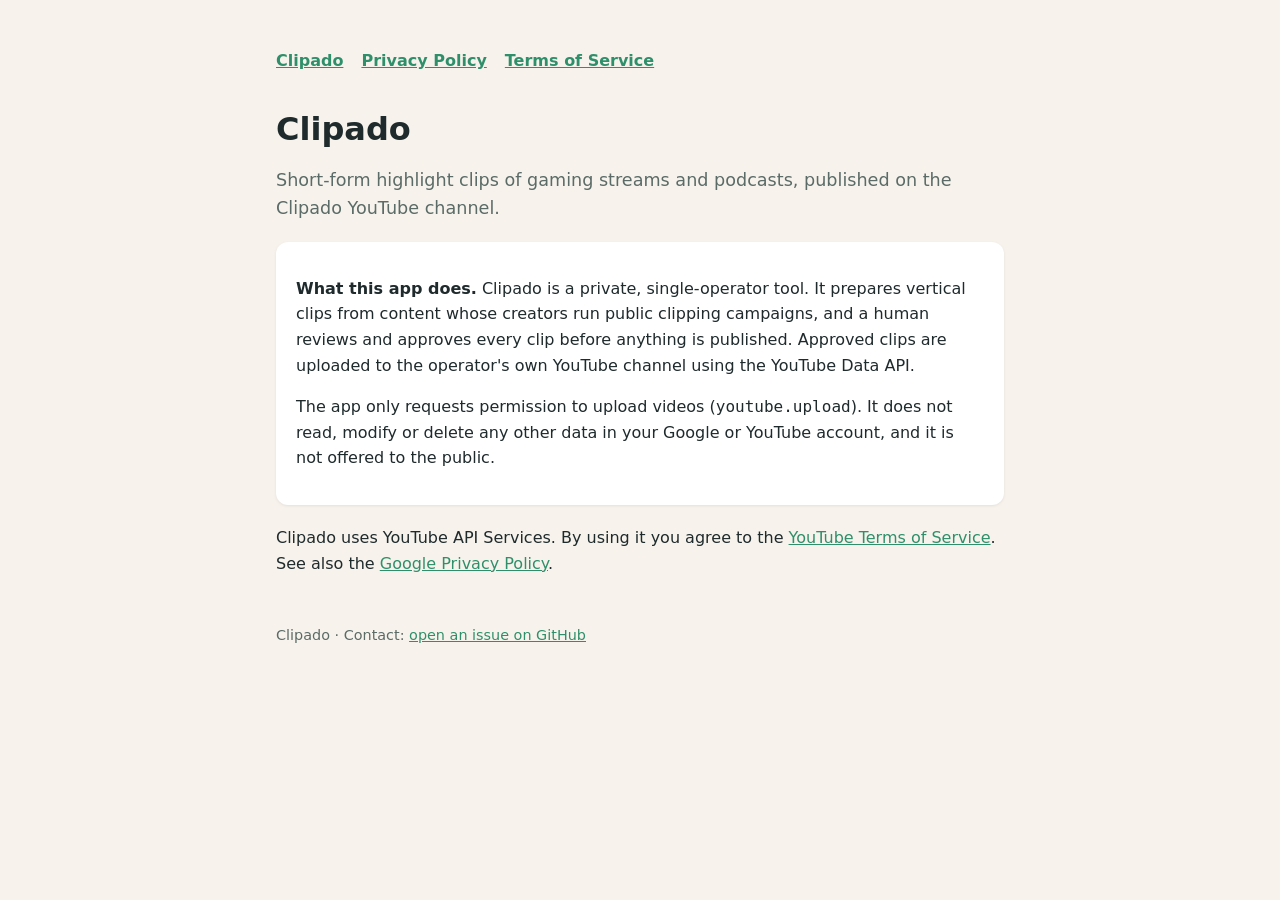
<file: index.html>
<!doctype html>
<html lang="en"><head><meta charset="utf-8"><meta name="viewport" content="width=device-width, initial-scale=1"><title>Clipado</title><link rel="stylesheet" href="style.css"></head>
<body><main><nav><a href="./">Clipado</a><a href="privacy.html">Privacy Policy</a><a href="terms.html">Terms of Service</a></nav>
<h1>Clipado</h1>
<p class="lead">Short-form highlight clips of gaming streams and podcasts, published on the Clipado YouTube channel.</p>
<div class="card">
<p><strong>What this app does.</strong> Clipado is a private, single-operator tool. It prepares vertical clips from content whose creators run public clipping campaigns, and a human reviews and approves every clip before anything is published. Approved clips are uploaded to the operator's own YouTube channel using the YouTube Data API.</p>
<p>The app only requests permission to upload videos (<code>youtube.upload</code>). It does not read, modify or delete any other data in your Google or YouTube account, and it is not offered to the public.</p>
</div>
<p>Clipado uses YouTube API Services. By using it you agree to the <a href="https://www.youtube.com/t/terms">YouTube Terms of Service</a>. See also the <a href="http://www.google.com/policies/privacy">Google Privacy Policy</a>.</p>
<footer>Clipado · Contact: <a href="https://github.com/IKallS/clipado/issues">open an issue on GitHub</a></footer></main></body></html>
</file>
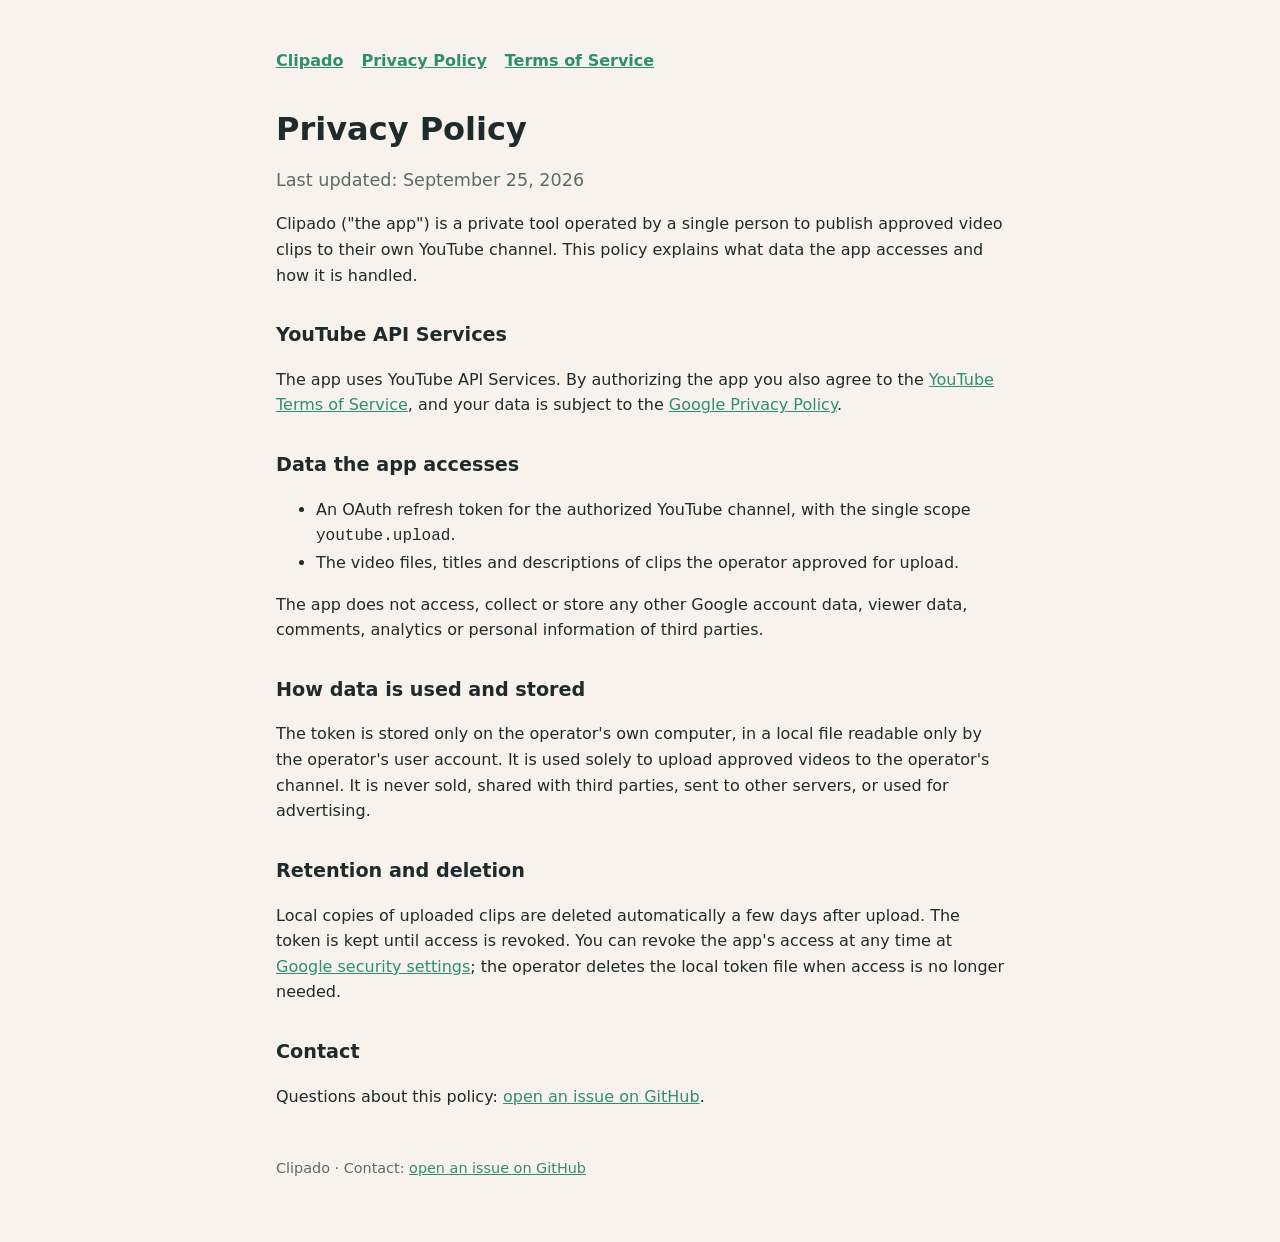
<file: privacy.html>
<!doctype html>
<html lang="en"><head><meta charset="utf-8"><meta name="viewport" content="width=device-width, initial-scale=1"><title>Clipado Privacy</title><link rel="stylesheet" href="style.css"></head>
<body><main><nav><a href="./">Clipado</a><a href="privacy.html">Privacy Policy</a><a href="terms.html">Terms of Service</a></nav>
<h1>Privacy Policy</h1>
<p class="lead">Last updated: September 25, 2026</p>
<p>Clipado ("the app") is a private tool operated by a single person to publish approved video clips to their own YouTube channel. This policy explains what data the app accesses and how it is handled.</p>
<h2>YouTube API Services</h2>
<p>The app uses YouTube API Services. By authorizing the app you also agree to the <a href="https://www.youtube.com/t/terms">YouTube Terms of Service</a>, and your data is subject to the <a href="http://www.google.com/policies/privacy">Google Privacy Policy</a>.</p>
<h2>Data the app accesses</h2>
<ul>
<li>An OAuth refresh token for the authorized YouTube channel, with the single scope <code>youtube.upload</code>.</li>
<li>The video files, titles and descriptions of clips the operator approved for upload.</li>
</ul>
<p>The app does not access, collect or store any other Google account data, viewer data, comments, analytics or personal information of third parties.</p>
<h2>How data is used and stored</h2>
<p>The token is stored only on the operator's own computer, in a local file readable only by the operator's user account. It is used solely to upload approved videos to the operator's channel. It is never sold, shared with third parties, sent to other servers, or used for advertising.</p>
<h2>Retention and deletion</h2>
<p>Local copies of uploaded clips are deleted automatically a few days after upload. The token is kept until access is revoked. You can revoke the app's access at any time at <a href="https://security.google.com/settings/security/permissions">Google security settings</a>; the operator deletes the local token file when access is no longer needed.</p>
<h2>Contact</h2>
<p>Questions about this policy: <a href="https://github.com/IKallS/clipado/issues">open an issue on GitHub</a>.</p>
<footer>Clipado · Contact: <a href="https://github.com/IKallS/clipado/issues">open an issue on GitHub</a></footer></main></body></html>
</file>
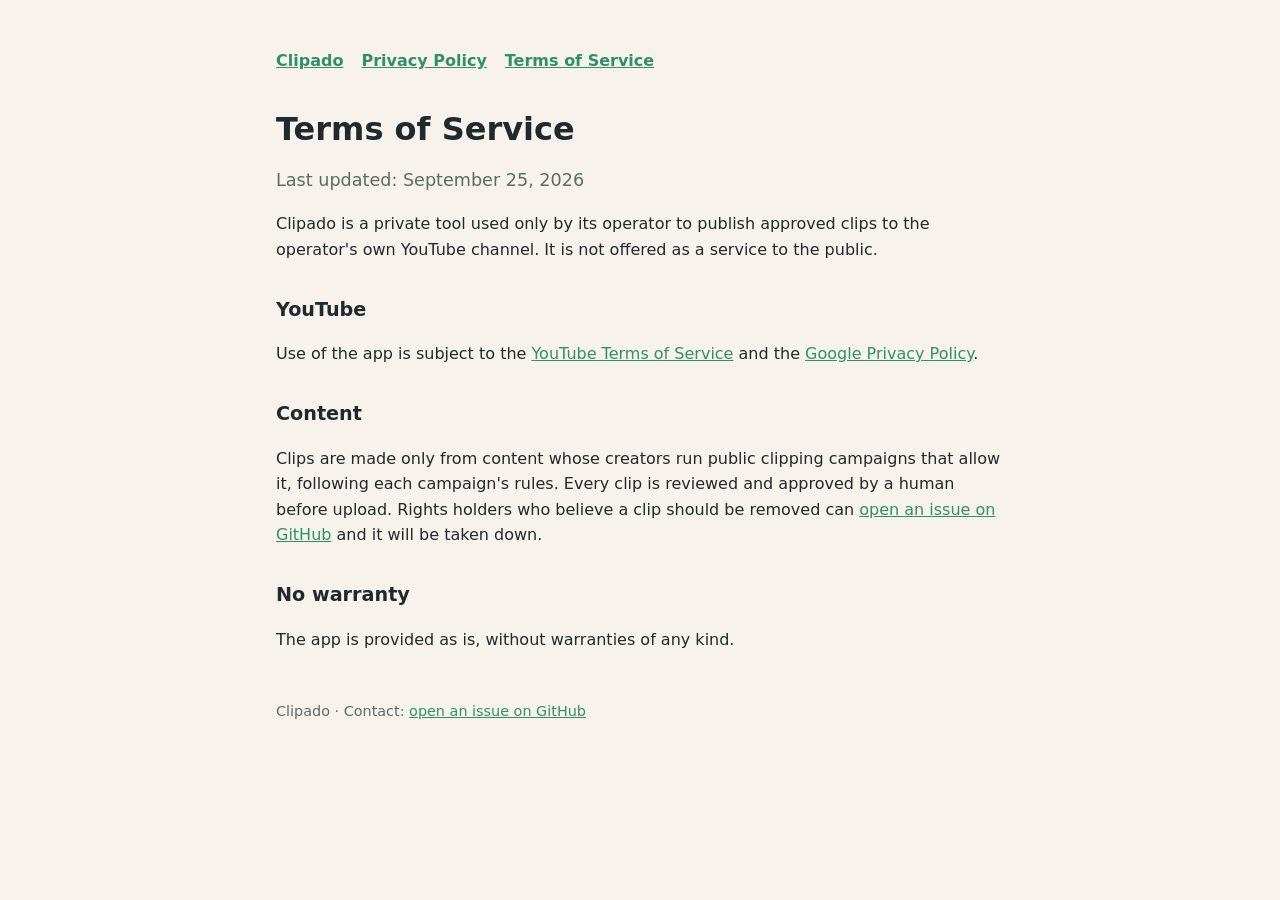
<file: terms.html>
<!doctype html>
<html lang="en"><head><meta charset="utf-8"><meta name="viewport" content="width=device-width, initial-scale=1"><title>Clipado Terms</title><link rel="stylesheet" href="style.css"></head>
<body><main><nav><a href="./">Clipado</a><a href="privacy.html">Privacy Policy</a><a href="terms.html">Terms of Service</a></nav>
<h1>Terms of Service</h1>
<p class="lead">Last updated: September 25, 2026</p>
<p>Clipado is a private tool used only by its operator to publish approved clips to the operator's own YouTube channel. It is not offered as a service to the public.</p>
<h2>YouTube</h2>
<p>Use of the app is subject to the <a href="https://www.youtube.com/t/terms">YouTube Terms of Service</a> and the <a href="http://www.google.com/policies/privacy">Google Privacy Policy</a>.</p>
<h2>Content</h2>
<p>Clips are made only from content whose creators run public clipping campaigns that allow it, following each campaign's rules. Every clip is reviewed and approved by a human before upload. Rights holders who believe a clip should be removed can <a href="https://github.com/IKallS/clipado/issues">open an issue on GitHub</a> and it will be taken down.</p>
<h2>No warranty</h2>
<p>The app is provided as is, without warranties of any kind.</p>
<footer>Clipado · Contact: <a href="https://github.com/IKallS/clipado/issues">open an issue on GitHub</a></footer></main></body></html>
</file>
<file: style.css>
:root { --bg: #f7f3ec; --fg: #1f2a2c; --muted: #5b6b67; --accent: #2f8f6a; --card: #ffffff; }
@media (prefers-color-scheme: dark) { :root { --bg: #141a1c; --fg: #e8efec; --muted: #9fb0aa; --accent: #75d0ab; --card: #1c2427; } }
* { box-sizing: border-box; }
body { margin: 0; background: var(--bg); color: var(--fg); font: 16px/1.6 system-ui, -apple-system, "Segoe UI", sans-serif; }
main { max-width: 760px; margin: 0 auto; padding: 48px 16px 64px; }
nav { display: flex; gap: 18px; flex-wrap: wrap; margin-bottom: 36px; font-weight: 600; }
a { color: var(--accent); }
h1 { font-size: 2rem; line-height: 1.2; margin: 0 0 8px; }
h2 { margin-top: 32px; font-size: 1.2rem; }
.lead { color: var(--muted); font-size: 1.1rem; }
.card { background: var(--card); border-radius: 12px; padding: 18px 20px; margin: 20px 0; box-shadow: 0 1px 3px rgba(0,0,0,.08); }
footer { margin-top: 48px; color: var(--muted); font-size: .9rem; }
</file>
